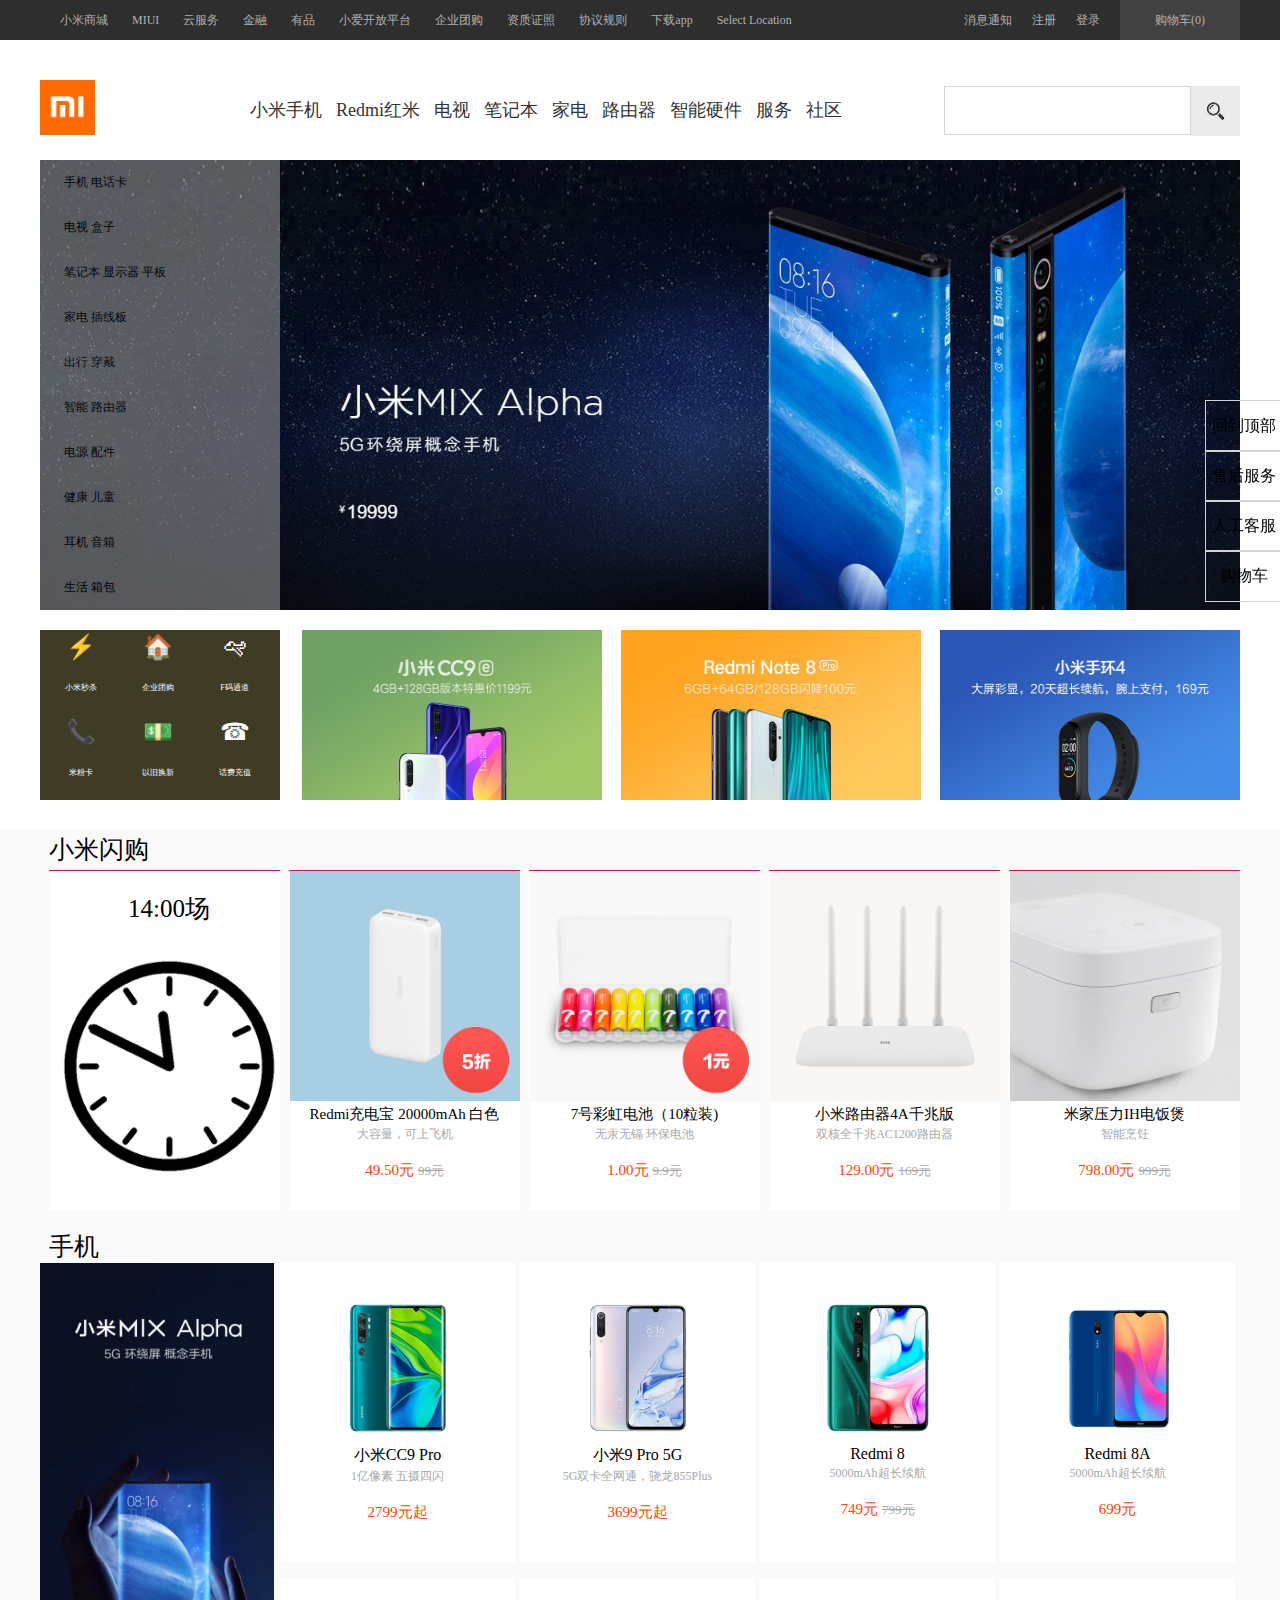
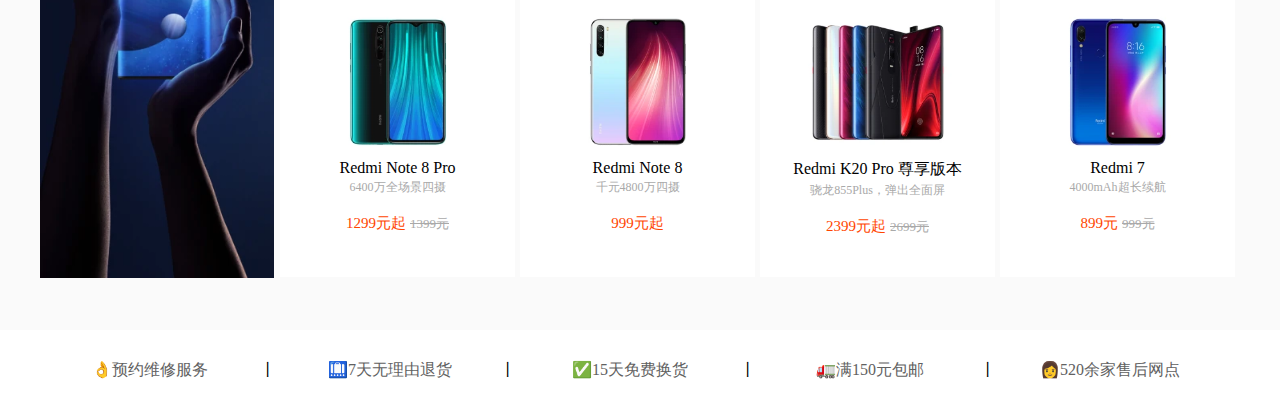
<file: index.html>
<!DOCTYPE html>
<html>
	<head>
		<meta charset="utf-8" />
		<title>小米商城-FAKE</title>
	</head>
	<link rel="stylesheet" href="css_index/top.css">
	<link rel="stylesheet" href="css_index/foot.css">
	<link rel="stylesheet" href="css_index/body.css">
	<link rel="stylesheet" href="css_index/body_2.css">
	<link rel="stylesheet" href="css_index/body_3_1.css">
	<link rel="stylesheet" href="css_index/body_3_2.css">
	<script type="text/javascript" src="js/onclick.js"></script>
	<body>
		<!-- 最顶端的导航栏 -->
		<div class="top">
			<div class="nav_1">
				<ul>
					<li><a href="#">小米商城</a></li>
					<li><a href="#">MIUI</a></li>
					<li><a href="#">云服务</a></li>
					<li><a href="#">金融</a></li>
					<li><a href="#">有品</a></li>
					<li><a href="#">小爱开放平台</a></li>
					<li><a href="#">企业团购</a></li>
					<li><a href="#">资质证照</a></li>
					<li><a href="#">协议规则</a></li>
					<li><a href="#">下载app</a></li>
					<li><a href="#">Select Location</a></li>
					<li id="car" onmouseover="CarOver()" onmouseout="CarOut()">购物车(0)</li>
					<li class="nav_1_right"><a href="login.html">登录</a></li>
					<li class="nav_1_right"><a href="register.html">注册</a></li>
					<li class="nav_1_right"><a href="#">消息通知</a></li>
				</ul>
				<div id="incar" onmouseover="CarOver()" onmouseout="CarOut()">
					<p>购物车中还没有商品，赶紧选购吧！</p>
				</div>
			</div>
		</div>
		<!-- 右边的固定导航栏 -->
		<img src="img/wechat.jpg" id="wechat" onmouseover="PicOver()" onmouseout="PicOut()">
		<div class="nav_right">
			<ul>
				<li><a href="#">回到顶部</a></li>
				<li><a href="#">售后服务</a></li>
				<li><a href="#" onmouseover="PicOver()" onmouseout="PicOut()" id="pop">人工客服</a></li>
				<li><a href="#">购物车</a></li>
			</ul>
		</div>
		<!-- 上面的第二排导航栏 -->
		<div class="nav_2">
			<div class="nav_2_img">
				<a href="#"></a>
			</div>
			<ul>
				<li><a href="#">小米手机</a></li>
				<li><a href="#">Redmi红米</a></li>
				<li><a href="#">电视</a></li>
				<li><a href="#">笔记本</a></li>
				<li><a href="#">家电</a></li>
				<li><a href="#">路由器</a></li>
				<li><a href="#">智能硬件</a></li>
				<li><a href="#">服务</a></li>
				<li><a href="#">社区</a></li>
				<li class="nav_2_right">
					<form action="#" method="get">
						<input type="text" class="text_1"><input type="image" src="img/th.jpg" class="btn_1" onclick="funA()">
					</form>
				</li>
			</ul>
		</div>
		<a href="alpha.html" class="alpha"></a>
		<!-- 身体部分 -->
		<div class="body">
			<!-- 左边的导航栏 -->
			<div class="left">
				<ul>
					<li><a href="#">手机 电话卡</a></li>
					<li><a href="#">电视 盒子</a></li>
					<li><a href="#">笔记本 显示器 平板</a></li>
					<li><a href="#">家电 插线板</a></li>
					<li><a href="#">出行 穿戴</a></li>
					<li><a href="#">智能 路由器</a></li>
					<li><a href="#">电源 配件</a></li>
					<li><a href="#">健康 儿童</a></li>
					<li><a href="#">耳机 音箱</a></li>
					<li><a href="#">生活 箱包</a></li>
				</ul>
			</div>
		</div>
		<!-- 第二部分 -->
		<div class="body_2">
			<!-- 左边的导航栏 -->
			<div class="body_2_nav">
				<ul>
					<li><a href="#"><font size="5">⚡</font><br>小米秒杀</a></li>
					<li><a href="#"><font size="5">🏠</font><br>企业团购</a></li>
					<li><a href="#"><font size="5">🛩</font><br>F码通道</a></li>
					<li><a href="#"><font size="5">📞</font><br>米粉卡</a></li>
					<li><a href="#"><font size="5">💵</font><br>以旧换新</a></li>
					<li><a href="#"><font size="5">☎</font><br>话费充值</a></li>
				</ul>
			</div>
			<!-- 右边的图片 -->
			<div class="body_2_img">
				<img src="img/3.jpg" class="img_1">
				<img src="img/4.jpg" class="img_2">
				<img src="img/5.jpg" class="img_3">
			</div>
		</div>
		<!-- 第三部分 -->
		<div class="body_3">
			<div class="body_3_1">
				<p>小米闪购</p>
				<ul>
					<li>
						<br><p align="center">14:00场</p><br>
						<img src="img/8.gif">
					</li>
					<li>
						<img src="img/7.jpg">
						<span id="p1">Redmi充电宝 20000mAh 白色</span><br>
						<span id="p2">大容量，可上飞机</span><br><br>
						<span id="p3">49.50元</span> <del>99元</del>
					</li>
					<li>
						<img src="img/9.png">
						<span id="p1">7号彩虹电池（10粒装)</span><br>
						<span id="p2">无汞无镉 环保电池</span><br><br>
						<span id="p3">1.00元</span> <del>9.9元</del>
					</li>
					<li>
						<img src="img/10.jpg">
						<span id="p1">小米路由器4A千兆版</span><br>
						<span id="p2">双核全千兆AC1200路由器</span><br><br>
						<span id="p3">129.00元</span> <del>169元</del>
					</li>
					<li>
						<img src="img/11.jpg">
						<span id="p1">米家压力IH电饭煲</span><br>
						<span id="p2">智能烹饪</span><br><br>
						<span id="p3">798.00元</span> <del>999元</del>
					</li>
				</ul>
			</div>
			<div class="body_3_2">
				<p>手机</p>
				<a href="alpha.html">
				<img src="img/12.jpg" height="615px" class="pic">
				</a>
				<ul>
					<li>
						<img src="img/16.jpg"><br><br>
						<span id="p1">Redmi 8A</span><br>
						<span id="p2">5000mAh超长续航</span><br><br>
						<span id="p3">699元</span>
					</li>
					<li>
						<img src="img/15.jpg"><br><br>
						<span id="p1">Redmi 8</span><br>
						<span id="p2">5000mAh超长续航</span><br><br>
						<span id="p3">749元</span> <del>799元</del>
					</li>
					<li>
						<img src="img/14.jpg"><br><br>
						<span id="p1">小米9 Pro 5G</span><br>
						<span id="p2">5G双卡全网通，骁龙855Plus</span><br><br>
						<span id="p3">3699元起</span>
					</li>
					<li>
						<img src="img/13.jpg"><br><br>
						<span id="p1">小米CC9 Pro</span><br>
						<span id="p2">1亿像素 五摄四闪</span><br><br>
						<span id="p3">2799元起</span>
					</li>
				</ul>
				<ul class="ul2">
					<li>
						<img src="img/20.jpg"><br><br>
						<span id="p1">Redmi 7</span><br>
						<span id="p2">4000mAh超长续航</span><br><br>
						<span id="p3">899元</span> <del>999元</del>
					</li>
					<li>
						<img src="img/19.jpg"><br><br>
						<span id="p1">Redmi K20 Pro 尊享版本</span><br>
						<span id="p2">骁龙855Plus，弹出全面屏</span><br><br>
						<span id="p3">2399元起</span> <del>2699元</del>
					</li>
					<li>
						<img src="img/18.jpg"><br><br>
						<span id="p1">Redmi Note 8</span><br>
						<span id="p2">千元4800万四摄</span><br><br>
						<span id="p3">999元起</span>
					</li>
					<li>
						<img src="img/17.jpg"><br><br>
						<span id="p1">Redmi Note 8 Pro</span><br>
						<span id="p2">6400万全场景四摄</span><br><br>
						<span id="p3">1299元起</span> <del>1399元</del>
					</li>
				</ul>
			</div>
		</div>
		<!-- 页脚 -->
		<div class="foot">
			<ul>
				<li><a href="#">👌预约维修服务</a></li>丨
				<li><a href="#">🛄7天无理由退货</a></li>丨
				<li><a href="#">✅15天免费换货</a></li>丨
				<li><a href="#">🚛满150元包邮</a></li>丨
				<li><a href="#">👩520余家售后网点</a></li>
			</ul>
		</div>
	</body>
</html>
</file>
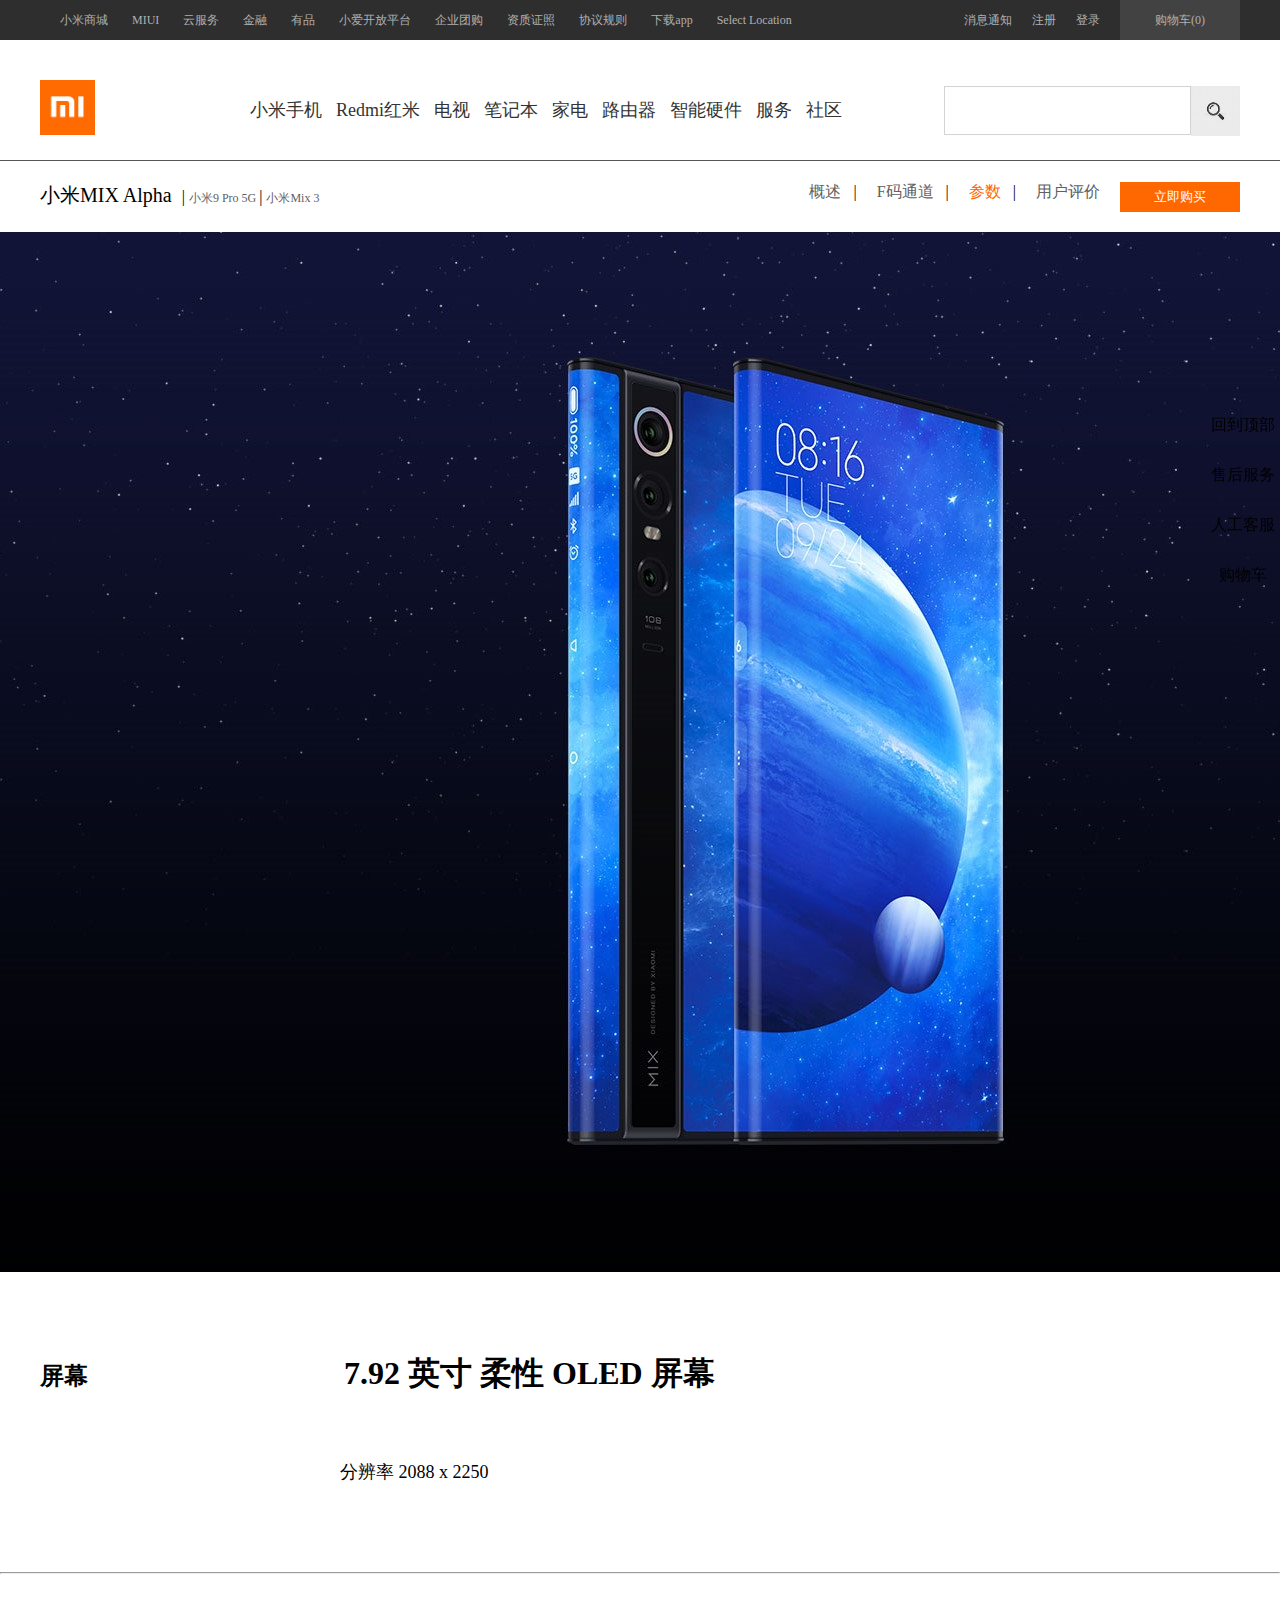
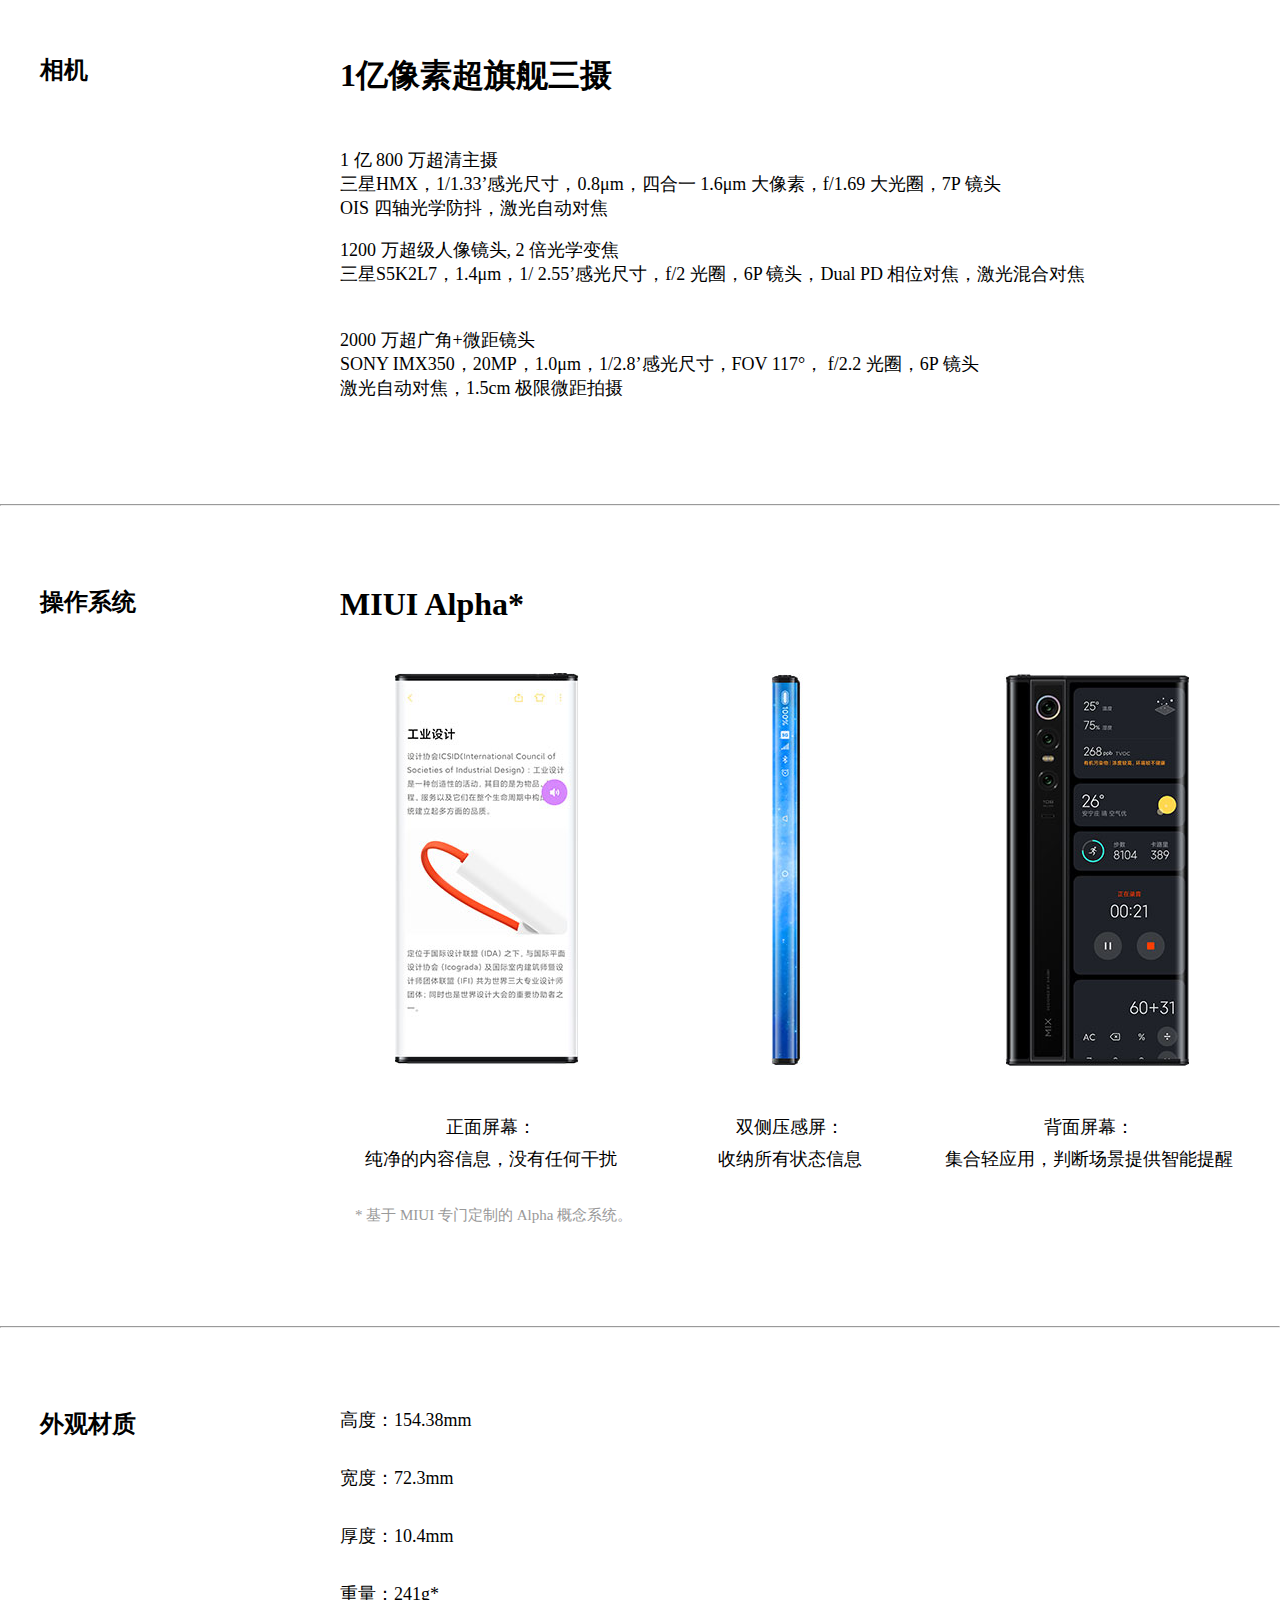
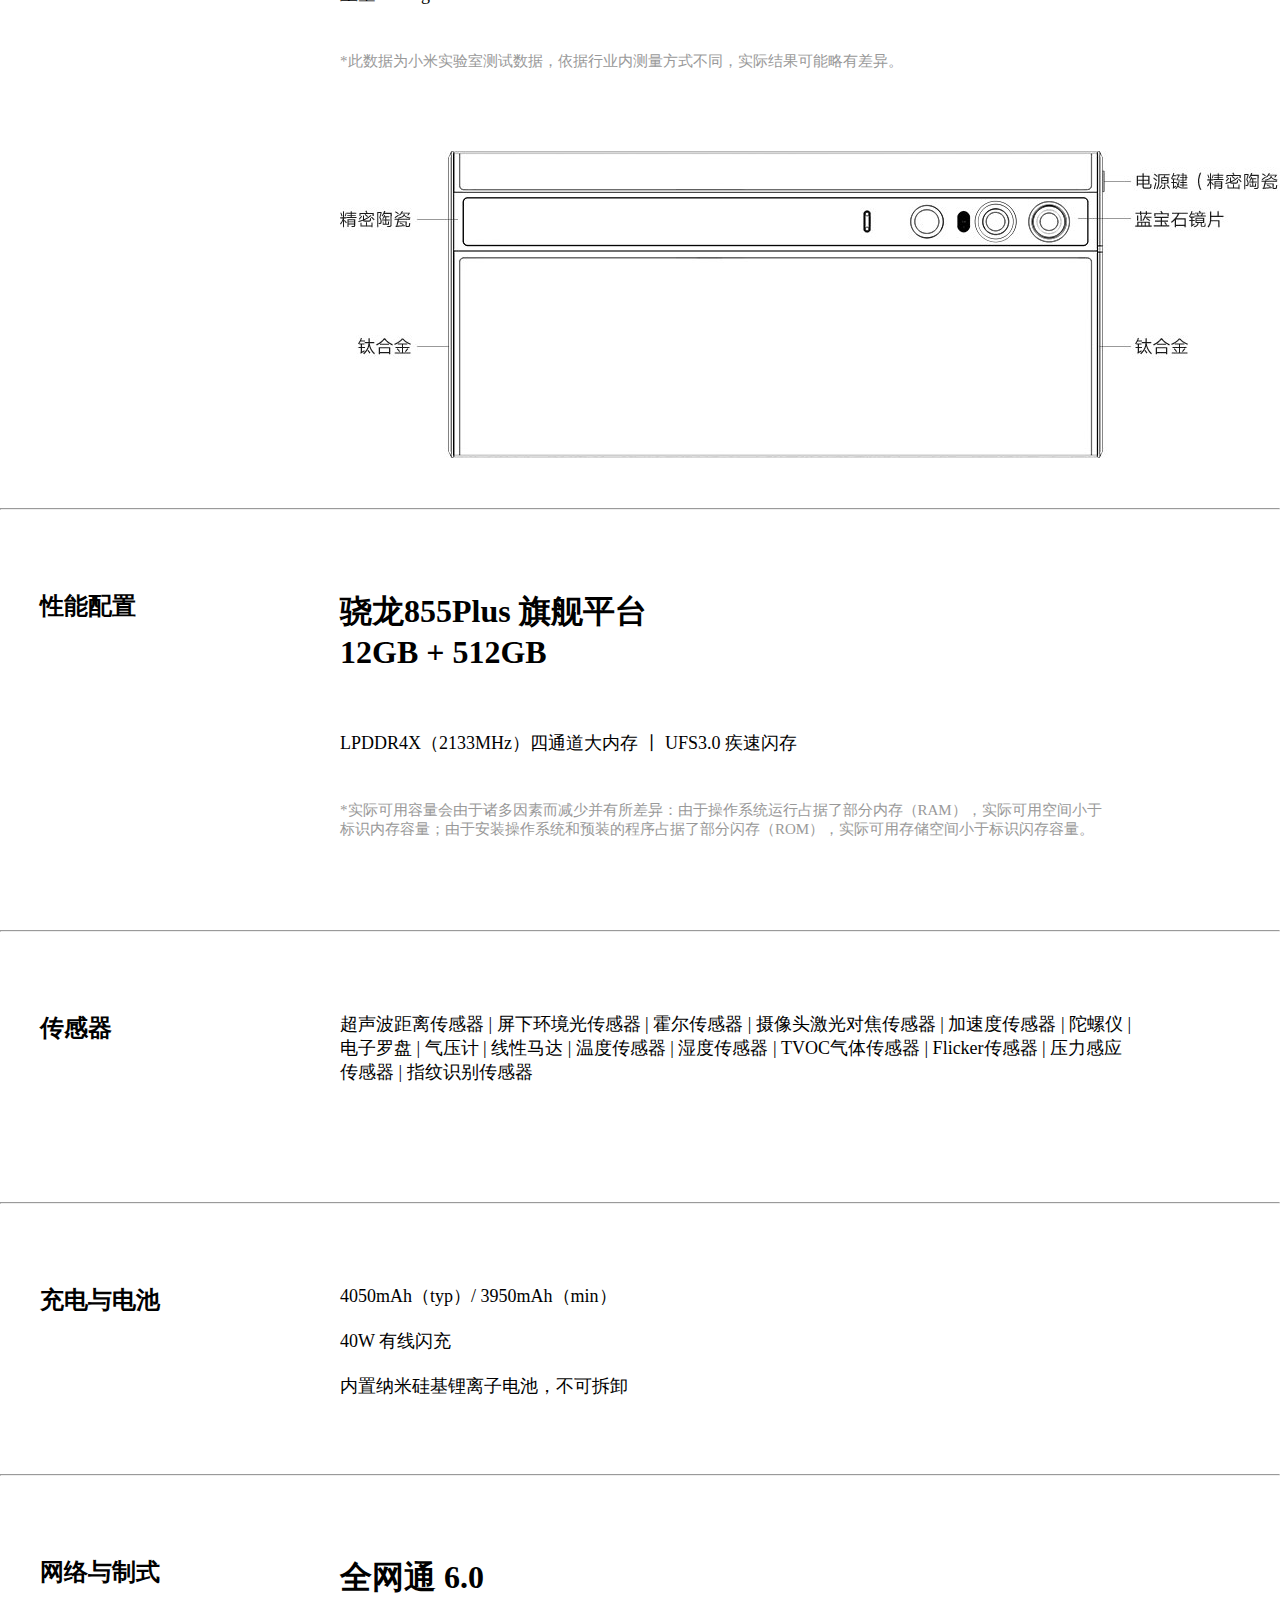
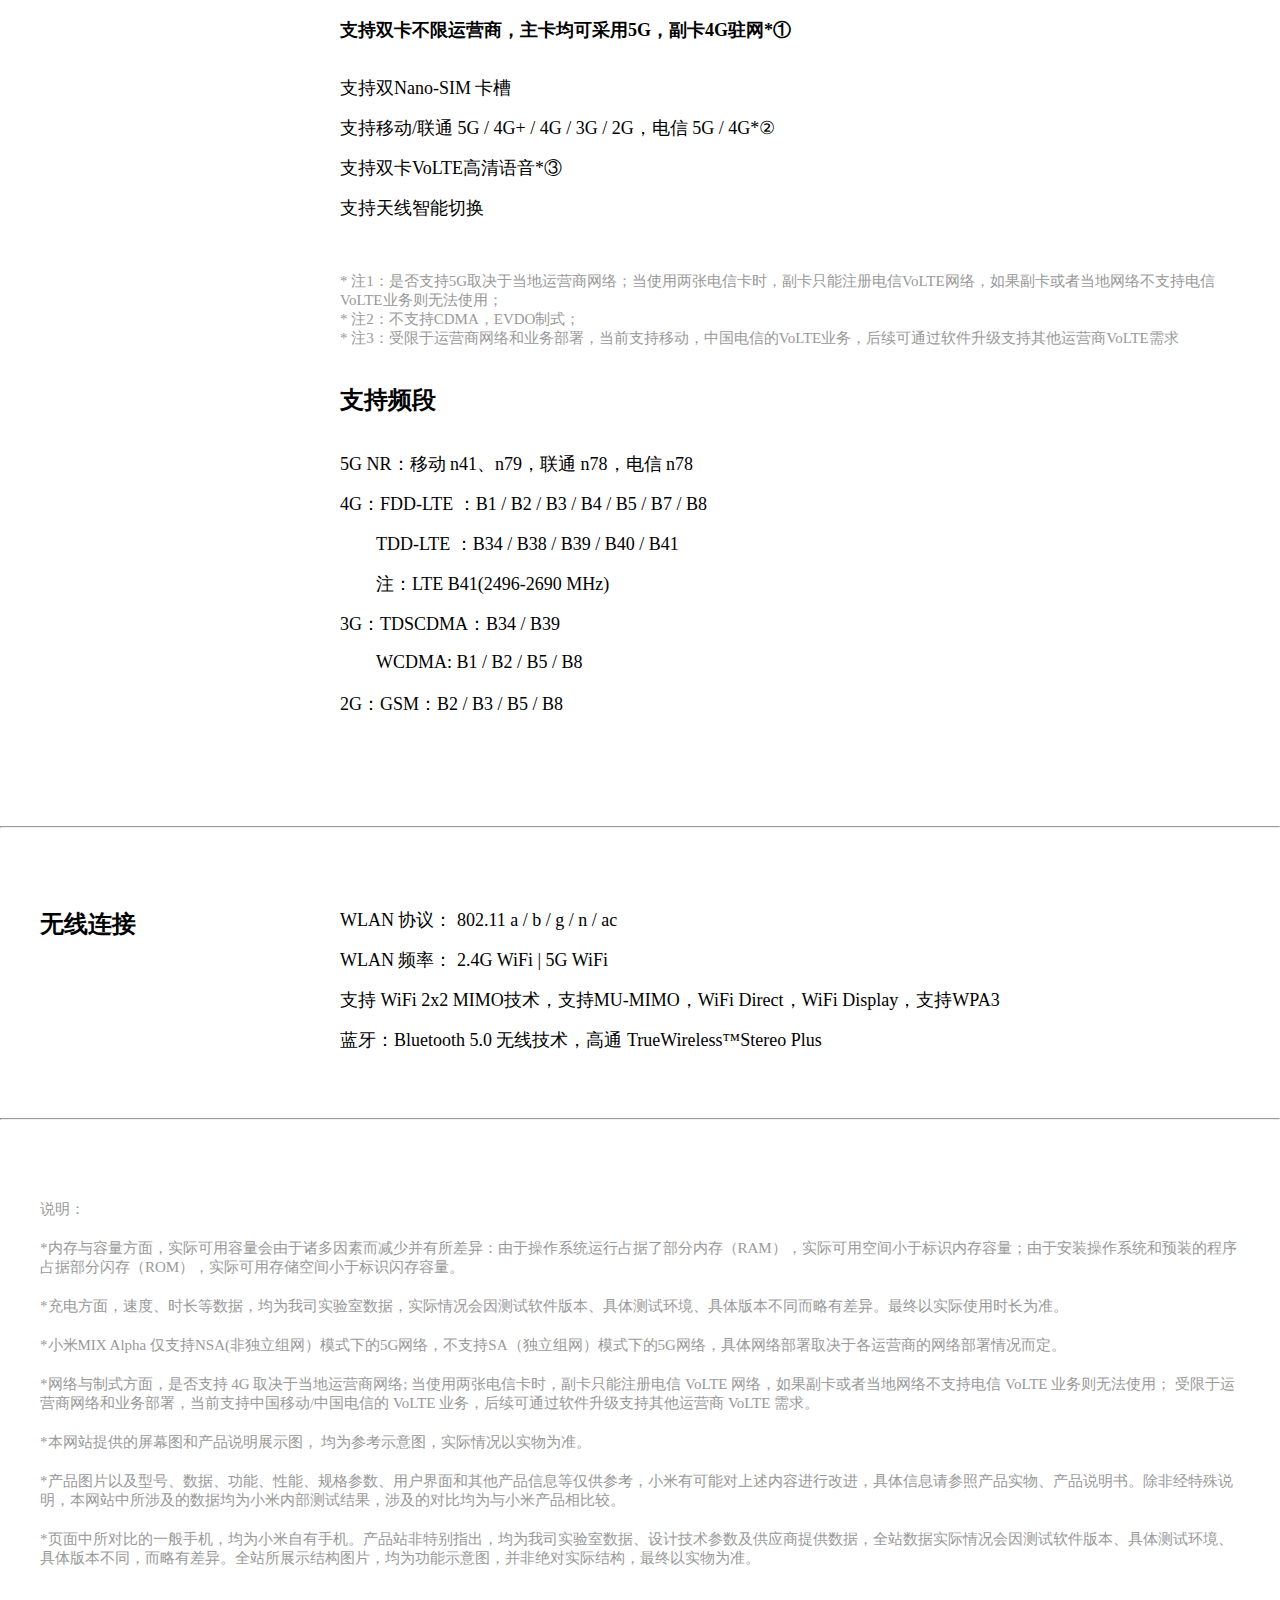
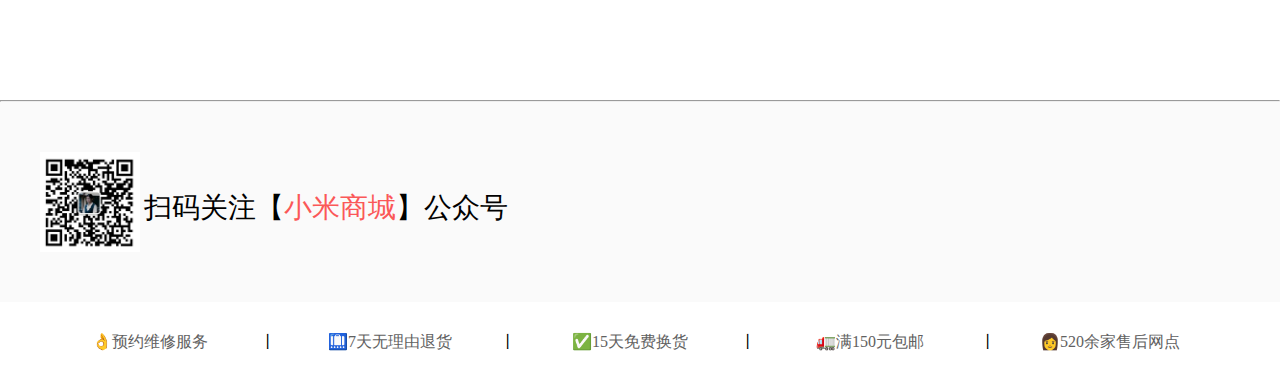
<file: alpha.html>
<!DOCTYPE html>
<html>
	<head>
		<meta charset="utf-8">
		<title>Alpha-FAKE</title>
		<link href="css_alpha/top.css" type="text/css" rel="stylesheet">
		<link href="css_alpha/parts.css" type="text/css" rel="stylesheet">
		<link href="css_alpha/foot.css" type="text/css" rel="stylesheet">
		<script type="text/javascript" src="js/onclick.js"></script>
	</head>
	<body>
		<!-- 头部 -->
		<div class="top">
			<!-- 头部导航栏 -->
			<div class="nav_1">
				<ul>
					<li><a href="#">小米商城</a></li>
					<li><a href="#">MIUI</a></li>
					<li><a href="#">云服务</a></li>
					<li><a href="#">金融</a></li>
					<li><a href="#">有品</a></li>
					<li><a href="#">小爱开放平台</a></li>
					<li><a href="#">企业团购</a></li>
					<li><a href="#">资质证照</a></li>
					<li><a href="#">协议规则</a></li>
					<li><a href="#">下载app</a></li>
					<li><a href="#">Select Location</a></li>
					<li id="car" onmouseover="CarOver()" onmouseout="CarOut()">购物车(0)</li>
					<li class="nav_1_right"><a href="login.html">登录</a></li>
					<li class="nav_1_right"><a href="register.html">注册</a></li>
					<li class="nav_1_right"><a href="#">消息通知</a></li>
				</ul>
				<!-- 隐藏的购物车 -->
				<div id="incar" onmouseover="CarOver()" onmouseout="CarOut()">
					<p>购物车中还没有商品，赶紧选购吧！</p>
				</div>
			</div>
		</div>
		<!-- 隐藏的图片 -->
		<img src="img/wechat.jpg" id="wechat" onmouseover="PicOver()" onmouseout="PicOut()">
		<!-- 右边的固定导航栏 -->
		<div class="nav_right">
			<ul>
				<li><a href="#">回到顶部</a></li>
				<li><a href="#">售后服务</a></li>
				<li><a href="#" onmouseover="PicOver()" onmouseout="PicOut()" id="pop">人工客服</a></li>
				<li><a href="#">购物车</a></li>
			</ul>
		</div>
		<div class="nav_2">
			<!-- logo -->
			<div class="nav_2_img">
				<a href="index.html"></a>
			</div>
			<!-- logo右边的导航栏 -->
			<ul>
				<li><a href="#">小米手机</a></li>
				<li><a href="#">Redmi红米</a></li>
				<li><a href="#">电视</a></li>
				<li><a href="#">笔记本</a></li>
				<li><a href="#">家电</a></li>
				<li><a href="#">路由器</a></li>
				<li><a href="#">智能硬件</a></li>
				<li><a href="#">服务</a></li>
				<li><a href="#">社区</a></li>
				<li class="nav_2_right">
					<!-- 导航栏右边的表单 -->
					<form action="#" method="get">
						<input type="text" class="text_1"><input type="image" src="img/th.jpg" class="btn_1" onclick="funA()">
					</form>
				</li>
			</ul>
		</div>
		<hr style="height:1px;border:none;border-top:1px solid #555555;" />
		<div class="nav_3">
			<ul>
				<li id="wid"><p>小米MIX Alpha&nbsp;&nbsp;</p>|</li>
				<li><a href="#"> 小米9 Pro 5G </a> | </li>
				<li><a href="#">小米Mix 3</a></li>
				<li id="wid" class="right"> &nbsp;&nbsp;<button onclick="funA()">立即购买</button> </li>
				<li class="right">&nbsp;&nbsp;<a href="#"> 用户评价  </a>&nbsp;&nbsp;</li>
				<li class="right">&nbsp;&nbsp;<a href="#"> <font color="#FF6700">参数</font>  </a>&nbsp;&nbsp;|&nbsp;&nbsp;</li>
				<li class="right">&nbsp;&nbsp;<a href="#"> F码通道  </a>&nbsp;&nbsp;|&nbsp;&nbsp;</li>
				<li class="right"><a href="#"> 概述  </a>&nbsp;&nbsp;|&nbsp;&nbsp;</li>
			</ul>
		</div>
		<div class="part1"></div>
		
		<div class="part2">
			<div class="none"></div>
			<div class="row">
				<h2>屏幕</h2>
				<h1>7.92 英寸 柔性 OLED 屏幕</h1>
				<p class="px18">分辨率 2088 x 2250</p>	
			</div>
		</div>
		<hr>
		<div class="part3">
			<div class="none"></div>
			<div class="row">
				<h2>相机</h2>
				<div class="inrow">
					<h1>1亿像素超旗舰三摄</h1>
					<p class="px18">1 亿 800 万超清主摄<br>
									三星HMX，1/1.33’感光尺寸，0.8μm，四合一 1.6μm 大像素，f/1.69 大光圈，7P 镜头<br>
									OIS 四轴光学防抖，激光自动对焦
					</p>
					<p class="px18">1200 万超级人像镜头, 2 倍光学变焦<br>
									三星S5K2L7，1.4μm，1/ 2.55’感光尺寸，f/2 光圈，6P 镜头，Dual PD 相位对焦，激光混合对焦
					</p>
					<p class="px18">2000 万超广角+微距镜头<br>
									SONY IMX350，20MP，1.0μm，1/2.8’感光尺寸，FOV 117°， f/2.2 光圈，6P 镜头<br>
									激光自动对焦，1.5cm 极限微距拍摄
					</p>				
				</div>
			</div>
		</div>
		<hr>
		<div class="part4">
			<div class="none"></div>
			<div class="row">
				<h2>操作系统</h2>
				<div class="inrow">
					<h1>MIUI Alpha*</h1>
					<img src="img_alpha/specs-2%20(1).jpg">
					<table>
						<tr>
							<td>正面屏幕：</td>
							<td>双侧压感屏：</td>
							<td>背面屏幕：</td>
						</tr>
						<tr>
							<td>纯净的内容信息，没有任何干扰</td>
							<td>收纳所有状态信息</td>
							<td>集合轻应用，判断场景提供智能提醒</td>
						</tr>
					</table>
					<p class="px15">* 基于 MIUI 专门定制的 Alpha 概念系统。</p>
				</div>
			</div>
		</div>
		<hr>
		<div class="part5">
			<div class="none"></div>
			<div class="row">
				<h2>外观材质</h2>
				<div class="inrow">
					<p class="px18">高度：154.38mm</p><br>
					<p class="px18">宽度：72.3mm</p><br>
					<p class="px18">厚度：10.4mm</p><br>
					<p class="px18">重量：241g*</p>
					<p class="px15">*此数据为⼩米实验室测试数据，依据行业内测量方式不同，实际结果可能略有差异。</p>
					<img src="img_alpha/specs-3.jpg">
				</div>
			</div>
		</div>
		<hr>
		<div class="part6">
			<div class="none"></div>
			<div class="row">
				<h2>性能配置</h2>
				<div class="inrow">
					<h1>骁龙855Plus 旗舰平台
						<br>12GB + 512GB
					</h1>
					<p class="px18">LPDDR4X（2133MHz）四通道大内存 丨 UFS3.0 疾速闪存</p>
					<p class="px15">*实际可用容量会由于诸多因素而减少并有所差异：由于操作系统运行占据了部分内存（RAM），实际可用空间小于<br>
						标识内存容量；由于安装操作系统和预装的程序占据了部分闪存（ROM），实际可用存储空间小于标识闪存容量。
					</p>
				</div>
			</div>
		</div>
		<hr>
		<div class="part7">
			<div class="none"></div>
			<div class="row">
				<h2>传感器</h2>
				<div class="inrow">
					<p class="px18">超声波距离传感器 | 屏下环境光传感器 | 霍尔传感器 | 摄像头激光对焦传感器 | 加速度传感器 | 陀螺仪 |<br>
					电子罗盘 | 气压计 | 线性马达 | 温度传感器 | 湿度传感器 | TVOC气体传感器 | Flicker传感器 | 压力感应<br>
					传感器 | 指纹识别传感器
					</p>
				</div>
			</div>
		</div>
		<hr>
		<div class="part8">
			<div class="none"></div>
			<div class="row">
				<h2>充电与电池</h2>
				<div class="inrow">
					<p class="px18">4050mAh（typ）/ 3950mAh（min）<br><br>
							40W 有线闪充<br><br>
							内置纳米硅基锂离子电池，不可拆卸</p>
				</div>
			</div>
		</div>
		<hr>
		<div class="part9">
			<div class="none"></div>
			<div class="row">
				<h2>网络与制式</h2>
				<div class="inrow">
					
					<h1>全网通 6.0</h1>
					<br><br>
					<b><p class="px18">支持双卡不限运营商，主卡均可采用5G，副卡4G驻网*①</p></b>
					<br>
					
					<p class="px18">支持双Nano-SIM 卡槽</p>
					<p class="px18">支持移动/联通 5G / 4G+ / 4G / 3G / 2G，电信 5G / 4G*②</p>
					<p class="px18">支持双卡VoLTE高清语音*③</p>
					<p class="px18">支持天线智能切换</p>
					<br><br>
					
					<p class="px15">* 注1：是否支持5G取决于当地运营商网络；当使用两张电信卡时，副卡只能注册电信VoLTE网络，如果副卡或者当地网络不支持电信</p>
					<p class="px15">VoLTE业务则无法使用；</p>
					<p class="px15">* 注2：不支持CDMA，EVDO制式；</p>
					<p class="px15">* 注3：受限于运营商网络和业务部署，当前支持移动，中国电信的VoLTE业务，后续可通过软件升级支持其他运营商VoLTE需求</p>
					<br><br>
					
					<h2>支持频段</h2><br><br>
					<p class="px18">5G NR：移动 n41、n79，联通 n78，电信 n78</p>
					<p class="px18">4G：FDD-LTE ：B1 / B2 / B3 / B4 / B5 / B7 / B8</p>
					<p class="px18">&nbsp;&nbsp;&nbsp;&nbsp;&nbsp;&nbsp;&nbsp;&nbsp;TDD-LTE ：B34 / B38 / B39 / B40 / B41</p>
					<p class="px18">&nbsp;&nbsp;&nbsp;&nbsp;&nbsp;&nbsp;&nbsp;&nbsp;注：LTE B41(2496-2690 MHz)</p>
					<p class="px18">3G：TDSCDMA：B34 / B39</p>
					<p class="px18">&nbsp;&nbsp;&nbsp;&nbsp;&nbsp;&nbsp;&nbsp;&nbsp;WCDMA: B1 / B2 / B5 / B8</p>
					<p class="px18">2G：GSM：B2 / B3 / B5 / B8</p>
					
				</div>
			</div>
		</div>
		<hr>
		<div class="part10">
			<div class="none"></div>
			<div class="row">
				<h2>无线连接</h2>
				<div class="inrow">
					<p class="px18">WLAN 协议： 802.11 a / b / g / n / ac</p>
					<p class="px18">WLAN 频率： 2.4G WiFi | 5G WiFi</p>
					<p class="px18">支持 WiFi 2x2 MIMO技术，支持MU-MIMO，WiFi Direct，WiFi Display，支持WPA3</p>
					<p class="px18">蓝牙：Bluetooth 5.0 无线技术，高通 TrueWireless™Stereo Plus</p>
				</div>
			</div>
		</div>
		<hr>
		<div class="part11">
			<div class="none"></div>
			<div class="row">
				<p class="px15">说明：</p>
				<span></span>
				<p class="px15">*内存与容量方面，实际可用容量会由于诸多因素而减少并有所差异：由于操作系统运行占据了部分内存（RAM），实际可用空间小于标识内存容量；由于安装操作系统和预装的程序占据部分闪存（ROM），实际可用存储空间小于标识闪存容量。</p>
				<span></span>
				<p class="px15">*充电方面，速度、时长等数据，均为我司实验室数据，实际情况会因测试软件版本、具体测试环境、具体版本不同而略有差异。最终以实际使用时长为准。</p>
				<span></span>
				<p class="px15">*小米MIX Alpha 仅支持NSA(非独立组网）模式下的5G网络，不支持SA（独立组网）模式下的5G网络，具体网络部署取决于各运营商的网络部署情况而定。</p>
				<span></span>
				<p class="px15">*网络与制式方面，是否支持 4G 取决于当地运营商网络; 当使用两张电信卡时，副卡只能注册电信 VoLTE 网络，如果副卡或者当地网络不支持电信 VoLTE 业务则无法使用； 受限于运营商网络和业务部署，当前支持中国移动/中国电信的 VoLTE 业务，后续可通过软件升级支持其他运营商 VoLTE 需求。</p>
				<span></span>
				<p class="px15">*本网站提供的屏幕图和产品说明展示图， 均为参考示意图，实际情况以实物为准。</p>
				<span></span>
				<p class="px15">*产品图片以及型号、数据、功能、性能、规格参数、用户界面和其他产品信息等仅供参考，小米有可能对上述内容进行改进，具体信息请参照产品实物、产品说明书。除非经特殊说明，本网站中所涉及的数据均为小米内部测试结果，涉及的对比均为与小米产品相比较。</p>
				<span></span>
				<p class="px15">*页面中所对比的一般手机，均为小米自有手机。产品站非特别指出，均为我司实验室数据、设计技术参数及供应商提供数据，全站数据实际情况会因测试软件版本、具体测试环境、具体版本不同，而略有差异。全站所展示结构图片，均为功能示意图，并非绝对实际结构，最终以实物为准。</p>
			</div>
		</div>
		<hr>
		<div class="foot">
			<div class="row">
				<img src="img/wechat.jpg">
				<p>扫码关注【<span onclick="funA()">小米商城</span>】公众号</p>
			</div>
		</div>
		<div class="foot_nav">
			<ul>
				<li><a href="#">👌预约维修服务</a></li>丨
				<li><a href="#">🛄7天无理由退货</a></li>丨
				<li><a href="#">✅15天免费换货</a></li>丨
				<li><a href="#">🚛满150元包邮</a></li>丨
				<li><a href="#">👩520余家售后网点</a></li>
			</ul>
		</div>
	</body>
</html>
</file>
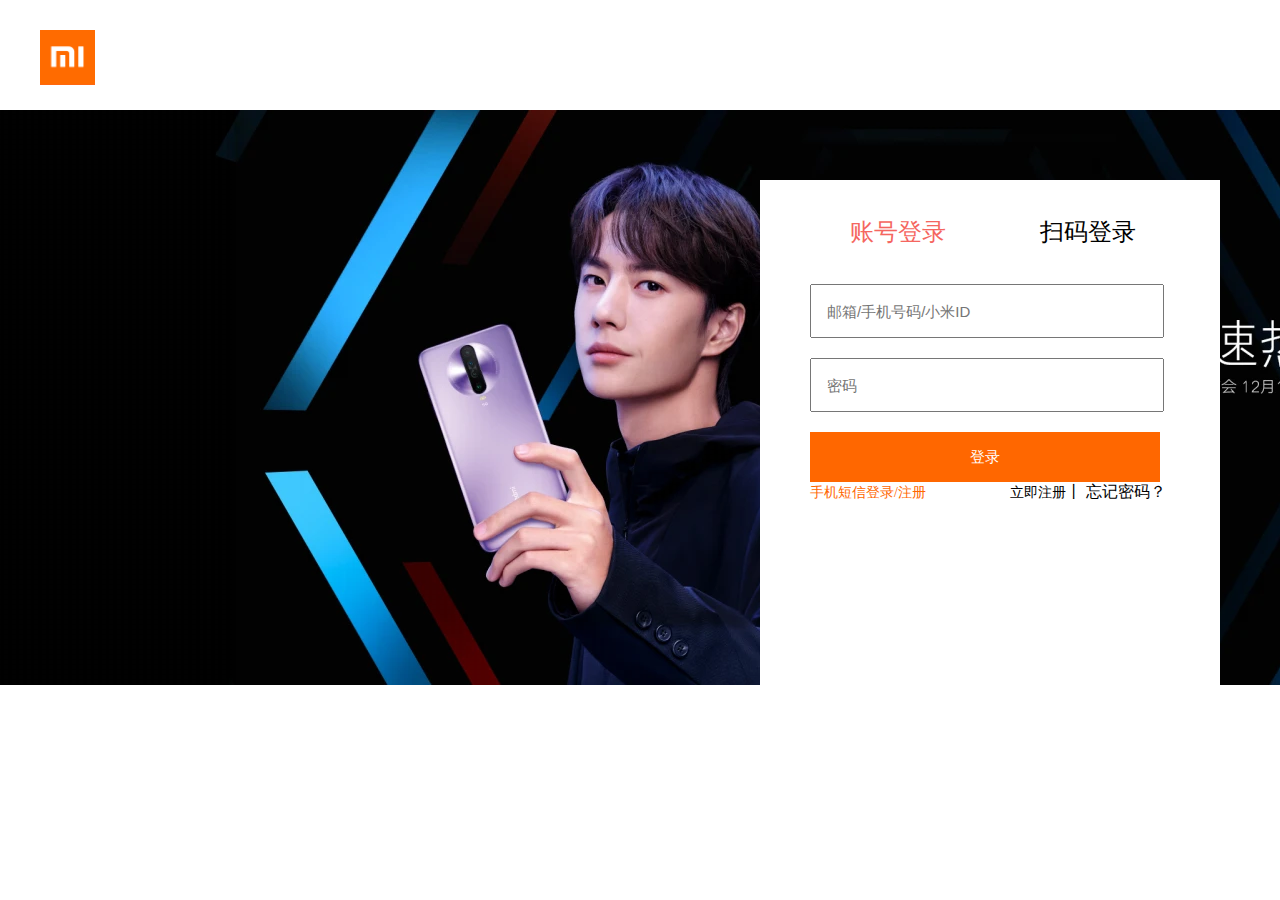
<file: login.html>
<!DOCTYPE html>
<html>
	<head>
		<meta charset="utf-8">
		<title>登录-FAKE</title>
	<link rel="stylesheet" href="css_login/logoin.css">
	<script type="text/javascript" src="js/onclick.js"></script>
	</head>
	<body>
		<!-- 隐藏的图片 -->
		<img src="img/wechat.jpg" id="wechat"/>
		<!-- logo -->
		<div class="top">
			<a href="index.html"></a>
		</div>
		<!-- 身体部分 -->
		<div class="body">
			<!-- 身体部分 -->
			<div class="logo">
				<form action="#" method="get">
					<br><br>
					<span class="span_1" onclick="wechat()">账号登录</span>
					<span class="span_2" onmouseover="PicOver()" onmouseout="PicOut()">扫码登录</span>
					<br><br><br>
					<input type="text" class="user" placeholder="邮箱/手机号码/小米ID"> 
					<br>
					<input type="password" class="pwd" placeholder="密码">
					<br>
					<input type="button" class="btn" value="登录" onclick="funA()">
					<br>
					<span class="span_3" onclick="funA()">手机短信登录/注册</span>
					<span class="span_4"><a href="register.html">立即注册</a></span>丨
					<span class="span_5" onclick="funA()">忘记密码？</span>
				</form>
			</div>
		</div>
	</body>
</html>
</file>
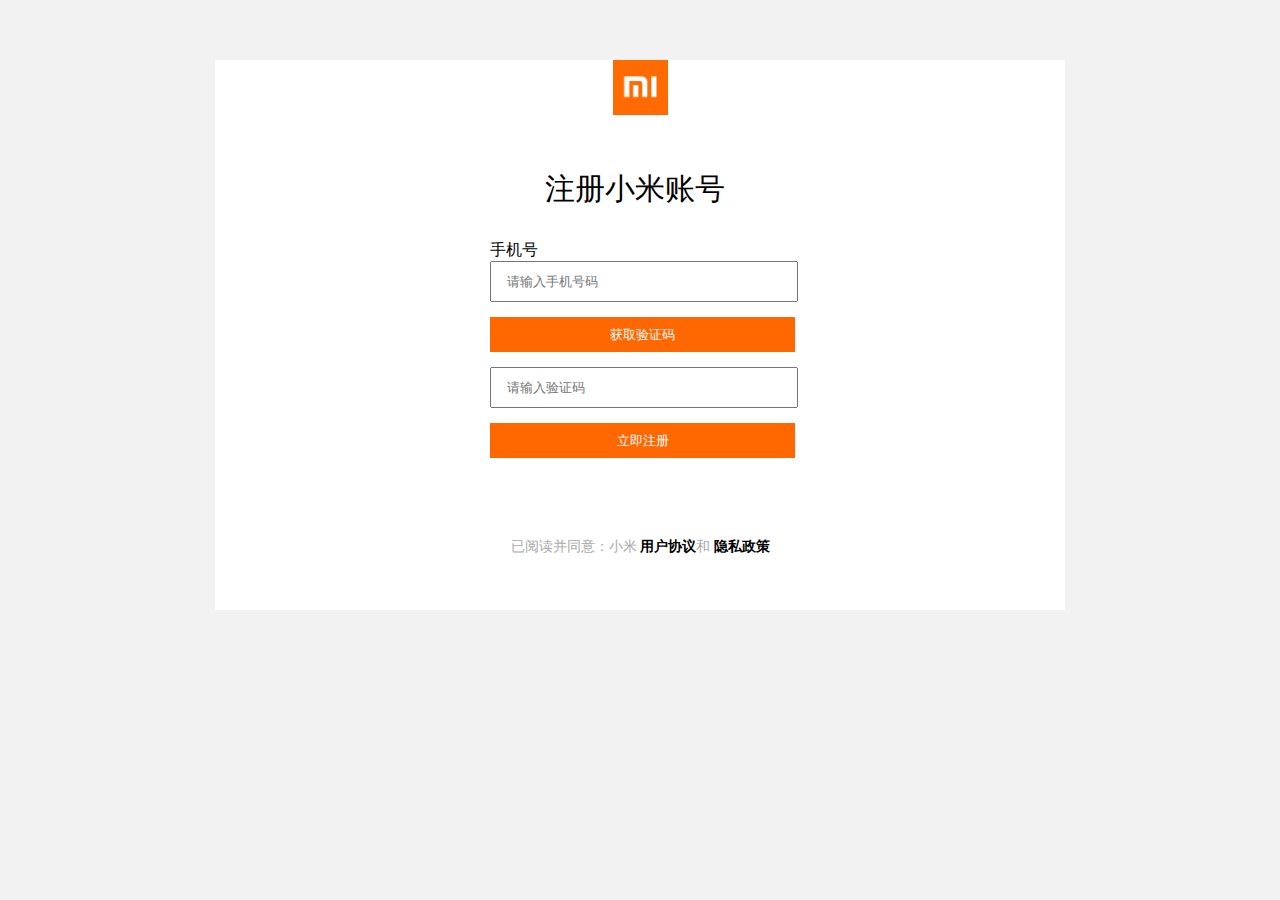
<file: register.html>
<!DOCTYPE html>
<html>
	<head>
		<meta charset="utf-8">
		<title>注册-FAKE</title>
		<link type="text/css" rel="stylesheet" href="css_register/register.css">	
		<script type="text/javascript" src="js/onclick.js"></script>
	</head>
	<body>
		<div class="body">
			<!-- logo -->
			<a href="index.html"></a>
			<br><br><br>
			<span class="span_1">注册小米账号</span>
			<div class="body_2">
				<form action="#">
					手机号<br />
					<input type="text" class="user" placeholder="请输入手机号码">
					<input type="button" class="btn_1" onclick="funA()" value="获取验证码">
					<input type="text" class="send" placeholder="请输入验证码">
					<input type="button" class="btn_2" value="立即注册" onclick="funA()">
				</form>
				<p onclick="funA()">已阅读并同意：小米 <strong>用户协议</strong>和 <strong>隐私政策</strong></p>
			</div>
		</div>
	</body>
</html>
</file>
<file: css_index/top.css>
*{
			margin: 0;
			padding: 0;
			font-family: "microsoft yahei";
		}
		.top{													//第一栏
			width: 100%;
			height: 40px;
			background-color:#2E2E2E;
		}
		.nav_1{													//第一栏内容
			width: 1200px;
			height: 40px;
			margin: auto;
		}
		.nav_1 a{
			display: block;
			text-decoration: none;
			color: #B0B0B0;
			height: 40px;
		}
		.nav_1 a:hover{											
			color: #FFF;
		}
		.nav_1 li{
			list-style: none;
			display: inline-block;
			margin-left: 20px;
			line-height: 40px;
			font-size: 12px;
		}
		.nav_1_right{
			float:right;
		}
		.nav_1 ul{
			width: 1200px;
			margin: auto;
		}
		.nav_2{
			width: 1200px;
			height: 100px;
			margin: auto;
			margin-top: 20px;
		}
		.nav_2 li{
			display: inline-block;
			height: 100px;
			line-height: 100px;
			font-size: 18px;
			list-style: none;
			margin-left: 10px;
		}
		.nav_2 a{
			display: inline-block;
			text-decoration: none;
			color: #333333;
		}
		.nav_2 ul{
			width: 1000px;
			height: 100px;
			margin: auto;
			float: right;
		}
		.nav_2 ul a:hover{
			color: orangered;
		}
		.nav_2_right{
			float: right;
		}
		#car{
			float: right;
			background-color: #424242 ;
			width: 120pX;
			text-align: center;
			color: #B0B0B0;
			transition-duration: 200ms;
		}
		#car:hover{
			background-color: #FFFFFF;	
			color: #FF4500 ;
			cursor: pointer;
		}
		#incar{
			width: 280px;
			height: 100px;
			background-color: #FFFFFF;
			box-shadow: 5px 5px 5px #E6E6E6;
			position: absolute;
			top: 40px;
			right: 127px;
			display: none;
		}
		#incar p{
			font-size: 12px;
			text-align: center;
			line-height: 100px;
		}
		.text_1{
			width: 245px;
			height: 47px;
			border:1px solid lightgray;
			font-size: 18px;
			text-indent: 1em;
			outline: none;
		}
		.btn_1{
			float: right;
			margin-top: 26px;
			height: 50px;
			outline: none;
		}
		
		.nav_2_img{
			display: inline-block;
			width: 55px;
			height: 55px;
			position: relative;
			top: 20px;
			background-image: url(../img/1.png);
			background-repeat: no-repeat;
		}
		.nav_2_img:hover{
			background-image: url(../img/2.jpg);
			background-color: orangered;
			transition-delay: 100ms;					/* 延时反应 */
			transition-duration: 500ms;			/* 过渡持续时间 */
		}
		.nav_2_img a{
			display: inline-block;
			width: 55px;
			height: 55px;
		}
		#wechat{
			width: 150px;
			height: 150px;
			position: fixed;
			top: 458px;
			right: 75px;
			z-index: 999;
			box-shadow: 5px 5px 5px #848484;
			display: none;
		}
</file>
<file: css_index/foot.css>
.foot{
			width: 1200px;
			height: 80px;
			margin: auto;
		}
		.foot li{
			display: inline-block;
			list-style: none;
			width: 220px;
			height: 80px;
			line-height: 80px;
			text-align: center;
		}
		.foot a{
			text-decoration: none;
			color: #616161;
			font-size: 16px;
			font-family: 微软雅黑;
		}
		.foot a:hover{
			color: orangered;
			transition-duration: 200ms;
		}
</file>
<file: css_index/body.css>
.body{
			width: 1200px;
			height: 450px;
			background-color: #333333;
			margin: auto;
			background-image: url(../img/bg2.jpg);
			background-size: 100%;
		}
		.alpha{
			display: inline-block;
			width: 960px;
			height: 450px;
			position: absolute;
			left: 375px;
		}
		.body .left{
			width: 230px;
			height: 450px;
			background-color: black;
			opacity: 0.5;					/* 透明度0.8 */
		}
		.body .left li{
			display: inline-block;
			width: 240px;
			height: 45px;
			line-height: 45px;
			text-indent: 2em;
			background-color: darkgray;
			font-size: 12px;
		}
		.body .left a{
			text-decoration: none;
			color: black;
			display: block;
			height: 45px;
			width: 240px;
		}
		.body .left a:hover{
			background-color: #000000;
			color: #FFFFFF;
		}
		.nav_right{
			position: fixed;
			top: 400px;
			right: 0;
		}
		.nav_right a{
			text-decoration: none;
			color: black;
			display: block;
			width: 75px;
			height: 50px;
			border: 1px solid #D3D3D3;
		}
		.nav_right a:hover{
			background-color: orangered;
			color: #FFFFFF;
			border:0;
			transition-duration: 300ms;			/* 过渡持续时间 */
		}
		.nav_right li{
			display: block;
			text-align: center;
			line-height: 50px;
			width: 75px;
			height: 50px;
			list-style: none;
		}
</file>
<file: css_index/body_2.css>
.body_2{
			width: 1200px;
			height: 200px;
			margin: auto;
			margin-top: 20px;
		}
		.body_2_nav{
			display: inline-block;
			width: 240px;
			height: 170px;
		}
		.body_2_nav li{
			width: 65px;
			height: 85px;
			font-size: 8px;
			text-align: center;
			line-height: 35px;
			margin-left: 8px;
			display: inline-block;
		}
		.body_2_nav a{
			text-decoration: none;
			display: block;
			color: #FFF;
			width: 65px;
			height: 85px;
		}
		.body_2_nav a:hover{
			color: darkorange;
		}
		.body_2_nav ul{
			width: 240px;
			height: 170px;
			background-color: #3F3C26;
		}
		.body_2_img img{
			width: 300px;
			height: 170px;
			margin-left: 15px;
		}
		.body_2_img{
			display: inline-block;
			float: right;
		}
		.body_2_img img:hover{
			box-shadow: 10px 10px 5px #888888;
			cursor: pointer;				
			transition-duration: 300ms;	
		}
</file>
<file: css_index/body_3_1.css>
.body_3{
			width: 100%;
			height: 1100px;
			background-color: #FAFAFA;
		}
		.body_3_1{
			width: 1200px;
			height: 400px;
			margin: auto;
		}
		.body_3_1 p{
			line-height: 40px;
			font-size: 25px;
			margin-left: 9px;
			font-family: 微软雅黑;
		}
		.body_3_1 li{
			list-style: none;
			width: 231px;
			height: 339px;
			display: inline-block;
			float: left;
			margin-left: 9px;
			text-align: center;
			background-color: #FFF;
			border-top:1px solid crimson;
		}
		.body_3_1 li:hover{
			box-shadow:5px 5px 5px #D8D8D8;
			cursor: pointer;
			margin-top: -5px;				
			transition-duration: 100ms;			
		}
		.body_3_1 img{
			width: 230px;
		}
		.body_3_1 #p1{
			font-size: 15px;
		}
		 #p2{
			color: darkgray;
			font-size: 12px;
		}
		 #p3{
			font-size: 15px;
			color: #FF4500;
		}
		 del{
			font-size: 13px;
			color: darkgray;
		}
</file>
<file: css_index/body_3_2.css>
.body_3_2{
			width:1200px;
			height: 650px;
			margin: auto;
		}
		.body_3_2 p{
			font-size: 25px;
			font-family: 微软雅黑;
			margin-left: 9px;
		}
		.body_3_2 li{
			display: inline-block;
			float: right;
			width: 235px;
			height: 300px;
			background-color: #FFF;
			margin-right: 5px;
			text-align: center;
		}
		.body_3_2 img{
			display: inline-block;
		}
		.body_3_2 .pic{
			float: left;	
		}
		.pic:hover{
			cursor: pointer;
			box-shadow: 5px 5px 5px #D8D8D8;
		}
		.body_3_2 ul img{
			width: 160px;
			height: 160px;
			position: relative;
			top: 25px;
		}
		.body_3_2 #p2{
			color
		}
		.ul2 li{
			margin-top: 14px;
		}
		.body_3_2 li:hover{
			box-shadow: 5px 5px 5px #D8D8D8;
			cursor: pointer;				
			transition-duration: 300ms;			
		}
</file>
<file: css_alpha/top.css>
*{
			margin: 0;
			padding: 0;
		}
		.top{													//第一栏
			width: 100%;
			height: 40px;
			background-color:#2E2E2E;
		}
		.nav_1{													//第一栏内容
			width: 1200px;
			height: 40px;
			margin: auto;
		}
		.nav_1 a{
			display: block;
			text-decoration: none;
			color: #B0B0B0;
			height: 40px;
		}
		.nav_1 a:hover{											
			color: #FFF;
		}
		.nav_1 li{
			list-style: none;
			display: inline-block;
			margin-left: 20px;
			line-height: 40px;
			font-size: 12px;
		}
		.nav_1_right{
			float:right;
		}
		.nav_1 ul{
			width: 1200px;
			margin: auto;
		}
		.nav_2{
			width: 1200px;
			height: 100px;
			margin: auto;
			margin-top: 20px;
		}
		.nav_2 li{
			display: inline-block;
			height: 100px;
			line-height: 100px;
			font-size: 18px;
			list-style: none;
			margin-left: 10px;
		}
		.nav_2 a{
			display: inline-block;
			text-decoration: none;
			color: #333333;
		}
		.nav_2 ul{
			width: 1000px;
			height: 100px;
			margin: auto;
			float: right;
		}
		.nav_2 ul a:hover{
			color: orangered;
		}
		.nav_2_right{
			float: right;
		}
		#car{
			float: right;
			background-color: #424242 ;
			width: 120pX;
			text-align: center;
			color: #B0B0B0;
			transition-duration: 200ms;
		}
		#car:hover{
			background-color: #FFFFFF;	
			color: #FF4500 ;
			cursor: pointer;
		}
		#incar{
			width: 280px;
			height: 100px;
			background-color: #FFFFFF;
			box-shadow: 5px 5px 5px #E6E6E6;
			position: absolute;
			top: 40px;
			right: 127px;
			display: none;
		}
		#incar p{
			font-size: 12px;
			text-align: center;
			line-height: 100px;
		}
		.text_1{
			width: 245px;
			height: 47px;
			border:1px solid lightgray;
			font-size: 18px;
			text-indent: 1em;
			outline: none;
		}
		.btn_1{
			float: right;
			margin-top: 26px;
			height: 50px;
			outline: none;
		}
		
		.nav_2_img{
			display: inline-block;
			width: 55px;
			height: 55px;
			position: relative;
			top: 20px;
			background-image: url(../img/1.png);
			background-repeat: no-repeat;
		}
		.nav_2_img:hover{
			background-image: url(../img/2.jpg);
			background-color: orangered;
			transition-delay: 100ms;					/* 延时反应 */
			transition-duration: 500ms;			/* 过渡持续时间 */
		}
		.nav_2_img a{
			display: inline-block;
			width: 55px;
			height: 55px;
		}
		#wechat{
			width: 150px;
			height: 150px;
			position: fixed;
			top: 458px;
			right: 75px;
			z-index: 999;
			box-shadow: 5px 5px 5px #848484;
			display: none;
		}
		.nav_right{
			position: fixed;
			top: 400px;
			right: 0;
		}
		.nav_right a{
			text-decoration: none;
			color: black;
			display: block;
			width: 75px;
			height: 50px;
			/* border: 1px solid #D3D3D3; */
		}
		.nav_right a:hover{
			background-color: orangered;
			color: #FFFFFF;
			transition-duration: 300ms;			/* 过渡持续时间 */
		}

		
		.nav_right li{
			display: block;
			text-align: center;
			line-height: 50px;
			width: 75px;
			height: 50px;
			list-style: none;
		}
		.nav_3{
			width: 1200px;
			height: 50px;
			margin: auto;
			margin-top: 20px;
		}
		.nav_3 p{
			display: inline;
			font-size: 20px;
			font-family: 微软雅黑;
		}
		.nav_3 a{
			font-size: 12px;
			color: #616161;
			text-decoration: none;
		}
		.nav_3 a:hover{
			color: #FF6700;
		}
		.nav_3 li{
			display: inline-block;
			list-style: none;
		}
		.nav_3 .right{
			float: right;
		}
		.nav_3 .right a{
			font-size: 16px;
		}
		#mid{
			width: 200px;
		}
		.nav_3 button{
			width: 120px;
			height: 30px;
			background-color: #FF6700;
			color: #FFFFFF;
			outline: none;
			border: 0;
		}
		.nav_3 button:hover{
			background-color: #F25807;
			cursor: pointer;
		}
</file>
<file: css_alpha/parts.css>
.part1{
			width: 100%;
			height: 1040px;
			background-image: url(../img_alpha/specs-1.jpg);
		}
		.part1 img{
			width: 100%;
		}
		.px18{
			font-size: 18px;
			height: 40px;
		}
		.px15{
			font-size: 15px;
			color: #999999;
		}
		.row{
			width: 1200px;
			margin: auto;
		}
		.inrow{
			width: 900px;
			float: right;
		}
		.none{
			width: 100%;
			height: 80px;
		}
		.part2{
			height: 300px;
			width: 100%;
		}
		 h2{
			display: inline-block;
			width: 300px;
			height: 50px;
		}
		 h1{
			display: inline-block;
		}
		.part2 .px18{
			margin-left: 300px;
			margin-top: 50px;
		}
		.part3{
			width: 100%;
			height: 530px;
		}
		.part3 h2{
			width: 300px;
			height: 50px;
			display: inline-block;
		}
		.part3 p{
			margin-top: 50px;
		}
		.part4{
			height: 820px;
			width: 100%;
		}
		.part4 img{
			margin-top: 50px;
			margin-left: 55px;
		}
		.part4 table{
			margin-top: 40px;
		}
		.part4 td{
			width: 300px;
			height: 30px;
			text-align: center;
			font-size: 18px;
		}
		.part4 .px15{
			margin-top: 30px;
			margin-left: 15px;
		}
		.part5{
			width: 100%;
			height: 780px;
		}
		.part5 .px15{
			margin-top: 30px;
		}
		.part5 img{
			margin-top: 80px;
		}
		.part6{
			width: 100%;
			height: 420px;
		}
		.part6 .px18{
			margin-top: 60px;
		}
		.part6 .px15{
			margin-top: 30px;
		}
		.part7{
			width: 100%;
			height: 270px;
		}
		.part8{
			width: 100%;
			height: 270px;
		}
		.part9{
			height: 950px;
			width: 100%;
		}
		.part10{
			width: 100%;
			height: 290px;
		}
		.part11{
			width: 100%;
			height: 580px;
		}
		.part11 span{
			display: block;
			height: 20px;
		}
</file>
<file: css_alpha/foot.css>
.foot{
			width: 100%;
			height: 200px;
			background-color: #FAFAFA;
		}
		.foot img{
			width: 100px;
			margin-top: 50px;
			display: inline;
		}
		.foot p{
			display: inline;
			font-size: 28px;
			position: relative;
			top: -35px;
		}
		.foot span{
			color: #FA5858;
		}
		.foot span:hover{
			cursor: pointer;
		}
		.foot_nav{
			width: 1200px;
			height: 80px;
			margin: auto;
		}
		.foot_nav li{
			display: inline-block;
			list-style: none;
			width: 220px;
			height: 80px;
			line-height: 80px;
			text-align: center;
		}
		.foot_nav a{
			text-decoration: none;
			color: #616161;
			font-size: 16px;
			font-family: 微软雅黑;
		}
		.foot_nav a:hover{
			color: orangered;
			transition-duration: 200ms;
		}
</file>
<file: css_login/logoin.css>
*{
			margin: 0;
			padding: 0;
		}
		.top{
			width: 1200px;
			height: 80px;
			margin: auto;
		}
		.top a{
			display: block;
			width: 55px;
			height: 55px;
			background-image: url(../img/1.png);
			background-repeat: no-repeat;
			margin-top: 30px;
		}
		.top a:hover{
			background-image: url(../img/2.jpg);
			transition-duration: 300ms;
		}
		.body{
			width: 100%;
			height: 600px;
			margin: auto;
			background-image: url(../img/21.jpg);
			background-repeat: no-repeat;
		}
		.logo{
			width: 460px;
			height: 530px;
			float: right;
			margin-right: 60px;
			margin-top: 70px;
			background-color: #fff;
		}
		.body .span_1{
			font-size: 24px;
			margin-top: 30px;
			margin-left: 90px;
			color: #F56660;
		}
		.span_2{
			color: black;
			font-size: 24px;
			margin-top: 30px;
			margin-left: 90px;
		}
		#wechat{
			width: 150px;
			height: 150px;
			position: absolute;
			top: 75px;
			right: 110px;
			display: none;
		}
		.body span:hover{
			cursor: pointer;
			color: #FF6700;
		}
		.user{
			font-size: 15px;
			margin-left: 50px;
			width: 350px;
			height: 50px;
			text-indent: 1em;
			outline: none;
		}
		.pwd{
			font-size: 15px;
			margin-left: 50px;
			margin-top: 20px;
			width: 350px;
			height: 50px;
			text-indent: 1em;
			outline: none;
		}
		.btn{
			font-size: 15px;
			margin-left: 50px;
			margin-top: 20px;
			width: 350px;
			height: 50px;
			color: #fff;
			background-color: #FF6700; 
			border: 0;
			outline: none;
		}
		.logo .span_3{
			font-size: 14px;
			color: #FF6700;
			margin-left: 50px;
		}
		.span_4 a{
			text-decoration: none;
			color: black;
			font-size: 14px;
			margin-left: 80px;
		}
		.span_4 a:hover{
			color: #F56660;
		}
		.btn:hover{
			background-color: #FAAC58;
			cursor: pointer;
		}
</file>
<file: css_register/register.css>
body{
			margin: 0;
			padding: 0;
			background-color: #F2F2F2;
		}
		.body{
			width: 850px;
			height: 550px;
			margin: auto;
			margin-top: 60px;
			background-color: #FFFFFF;
		}
		.body a{
			display: block;
			height: 55px;
			width: 55px;
			background-image: url(../img/1.png);
			margin: auto;
		}
		a:hover{
			background-image: url(../img/2.jpg);
			transition-duration: 300ms;
		}
		.span_1{
			margin-left: 330px;
			font-size: 30px;
		}
		.body_2{
			width: 300px;
			margin: auto;
			margin-top: 30px;
		}
		.user{
			width: 300px;
			height: 35px;
			text-indent: 1em;
			outline: none;
		}
		.btn_1{
			width: 305px;
			height: 35px;
			margin-top: 15px;
			color: #fff;
			background-color: #FF6700; 
			border: 0;
			outline: none;
		}
		.send{
			width: 300px;
			height: 35px;
			text-indent: 1em;
			margin-top: 15px;
			outline: none;
		}
		.btn_2{
			width: 305px;
			height: 35px;
			margin-top: 15px;
			color: #fff;
			background-color: #FF6700; 
			border: 0;
			outline: none;
		}
		.btn_1:hover{
			background-color: #FAAC58;
			cursor: pointer;
		}
		.btn_2:hover{
			background-color: #FAAC58;
			cursor: pointer;
		}
		p{
			font-size: 14px;
			color: darkgray;
			text-align: center;
			margin-top: 80px;
		}
		strong{
			color: #000000;
		}
		p:hover{
			cursor: pointer;
		}
</file>
